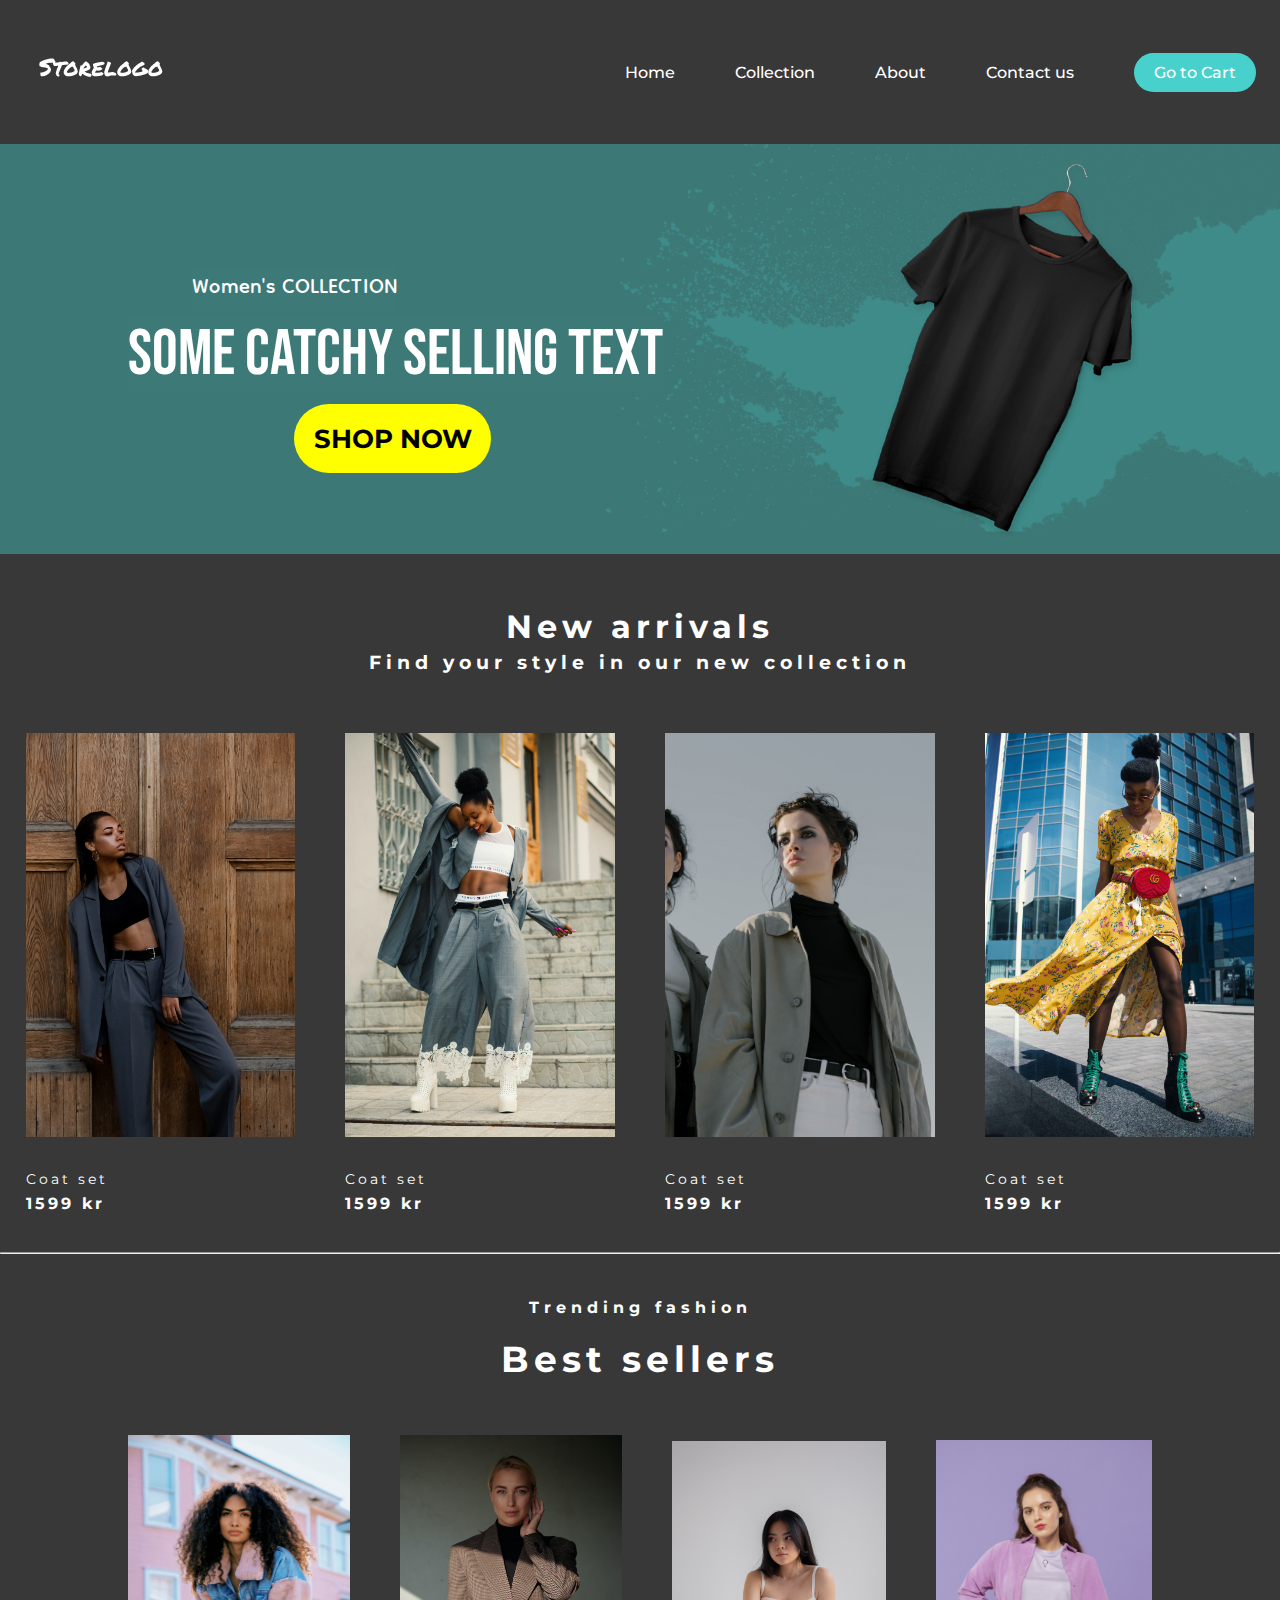
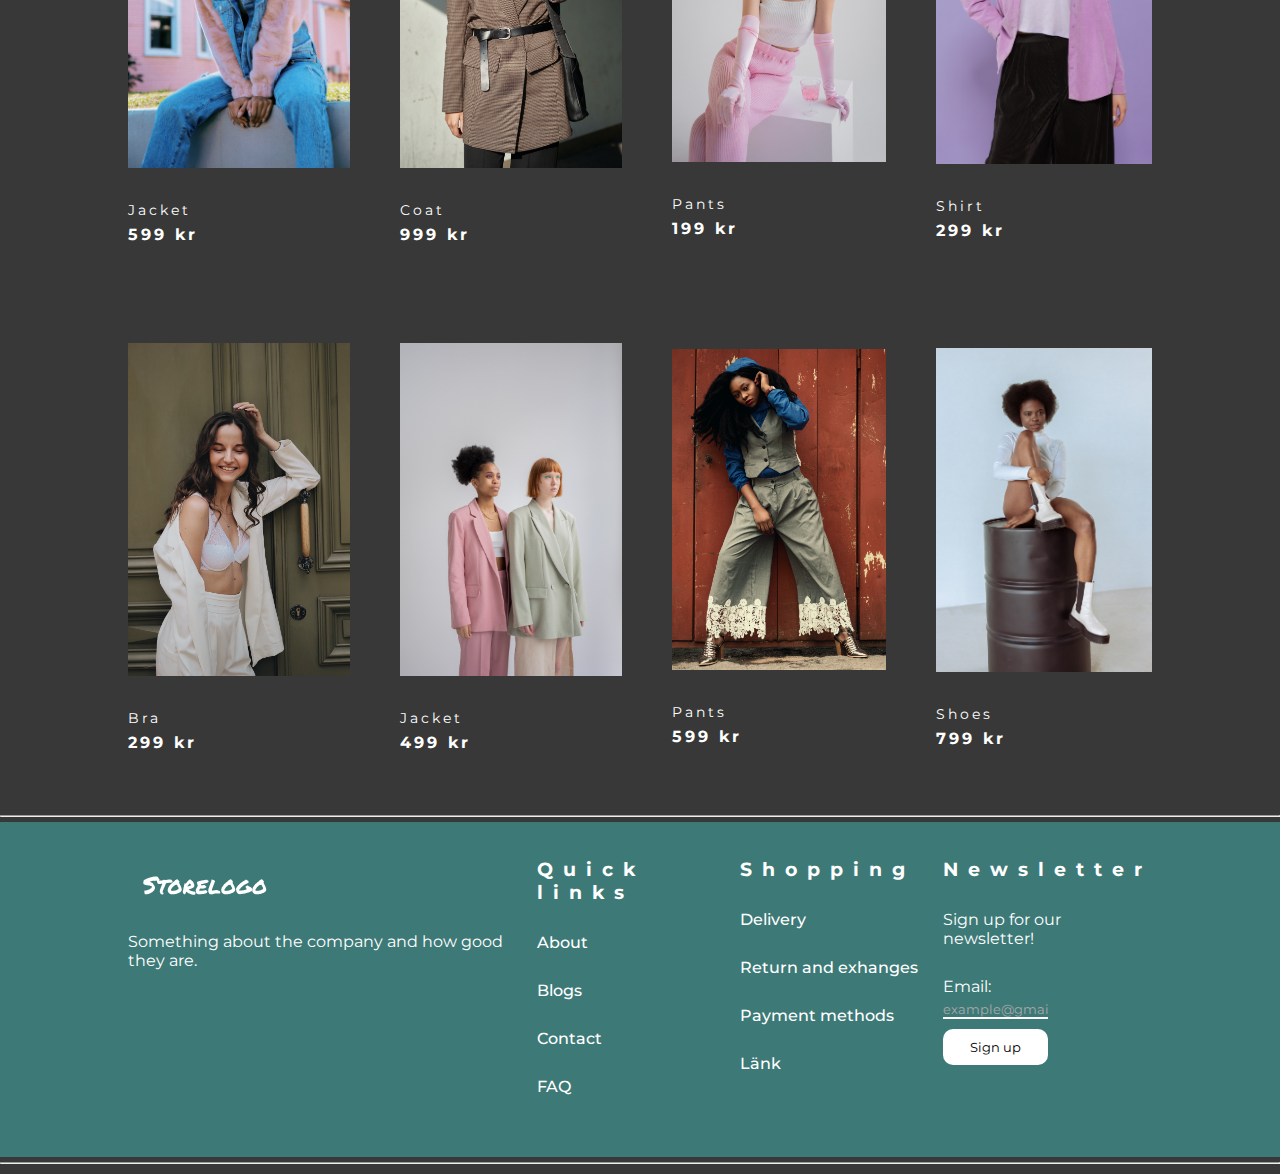
<file: index.html>
<!DOCTYPE html>
<html lang="en">
<head>
  <meta charset="UTF-8">
  <meta http-equiv="X-UA-Compatible" content="IE=edge">
  <meta name="viewport" content="width=device-width, initial-scale=1.0">
  <title>Evelyns webshop</title>
  <link rel="stylesheet" href="style.css">
</head>
<body>

  <!-- För tillgängligheten har jag använt mig av 1.1.1. (A) Vilket är att beskriva allt innehåll som inte är text med text. 
  Detta kan du se på alt-texterna till alla bilder. Jag har även använt mig av 1.4.5 (AA) där jag använder text
istället för bilder för att visa text. Detta kan du se i classen container där "Women's collection" och "Some catchy selling text" 
inte är en del av bilden vilket hade varit enklast. Utan det är text skriven i HTML.-->



 <!--Gjorde om hela navigationsbaren för att kunna göra den responsiv med en hamburgermeny >900px. Herregud vad trial and error jag haft på detta!! Försökt och gjort om en miljon gånger känns det som. Men nu ska det funka! Kollade tutorials på youtube.-->
 <header>
    <nav class="navbar">
        <a href="index.html" class="nav-branding"><img src="img/storelogo.png" alt="Storelogo"></a>
        <ul class="nav-menu">
            <li class="nav-item">
                <a href="index.html" class="nav-link">Home</a>
            </li>
            <li class="nav-item">
                <a href="#" class="nav-link">Collection</a>
            </li>
            <li class="nav-item">
                <a href="#" class="nav-link">About</a>
            </li>
            <li class="nav-item">
                <a href="contact.html" class="nav-link">Contact us</a>
            </li>
            <li class="nav-item">
                <a href="#" class="nav-link" id="cartlink">Go to Cart</a>
            </li>
        </ul>
<div class="hamburger">
<span class="bar"></span>
<span class="bar"></span>
<span class="bar"></span>
</div>
    </nav>
</header>
  <!--Här tar navigationsbar slut-->

  <!--Sedan senast har jag gjort om så att denna del här under är responsiv med hjälp av css. Har använt mig av % istället för px för att bestämma position. -->
<section>
  <div class="container">
  <img class="img1" src="img/bakgrund.png" alt="Green background with a black t-shirt" style="width:100%;">
  <div class="bottom-right2"><p class="pstyle2">Women's COLLECTION </p></div>
  <div class="bottom-right"><p class="pstyle">Some catchy selling text</p></div>
<button class="bottom-rightbutton" id="pstyle3">SHOP NOW</button>
</div></section>
<!--Slut på stora bilden och texten.-->
<br>
<!-- Rubrik för olika klädesplagg. Använt mig av classes för att styla texten snyggt. -->
<div class="centertextwhite"><h1>New arrivals</h1> <h3>Find your style in our new collection</h3> </div>
<!-- Slut på rubrik-->

<!--Gjorde om dessa bilder så att de ej längre hade hovereffekt. Lättare när man går ner till mobileview att se priserna under. Samt att dessa bilder nu matchar
bättre med de under. Klasserna heter Mobile eftersom jag först endast tänkte ha utan hovereffekt i mobile, men ändrade mig eftersom det passade bättre in på sidan när det matchade med
bilderna under. Även lagt in beskrivande alt-texter-->
<br>
<section>
    <div class="mobilecontainer">
<div class="mobilechild">
      <figure><a href="#"><img src="img/model1.jpg" alt="Model woman with grey coat and trousers on. Standing casually in full view." class="mobilechild"></a>
        <figurecaption class="centertextwhite3">
          <p>Coat set</p><h3>1599 kr</h3>
        </figurecaption>
      </figure></div>
      <div class="mobilechild">
        <figure><a href="#"><img src="img/model2.jpg" alt="Model woman with grey coat and grey trousers with white details at the bottom. Wearing high plateu heels. Raising one arm, looking happy in full view." class="mobilechild"></a>
          <figurecaption class="centertextwhite3">
            <p>Coat set</p><h3>1599 kr</h3>
          </figurecaption>
        </figure></div>
        <div class="mobilechild">
          <figure><a href="#"><img src="img/model3.jpg" alt="Model woman with grey coat. Looking in the distance. Half view from hips and up." class="mobilechild"></a>
            <figurecaption class="centertextwhite3">
              <p>Coat set</p><h3>1599 kr</h3>
            </figurecaption>
          </figure></div>
          <div class="mobilechild">
            <figure><a href="#"><img src="img/model4.jpg" alt="Full view of model woman wearing a bright yellow flowy dress with flowers on it." class="mobilechild"></a>
              <figurecaption class="centertextwhite3">
                <p>Coat set</p><h3>1599 kr</h3>
              </figurecaption>
            </figure></div>

  
  </div>
</section>
<hr/>

<!--Här använde jag mig av grid med parent och children och figure/figurecaption. Samt img och a-element. Och class samt hover för att styla texten under.-->

<br><section>
  <div><h6 class="centertextwhite">Trending fashion</h6><h1 class="centertextwhite2">Best sellers</h1></div>
    <br>

<div class="grid-conbs">
  <div class="conbsimage">
  <figure><a href="#"><img src="img/bestseller1.jpg" alt="Woman sitting outside with jeans trousers and jeans jacket. The jacket has fluffy pink arms and neck." class="conbsimage"></a>
    <figurecaption class="centertextwhite3">
      <p>Jacket<h3>599 kr</h3>
    </figurecaption>
  </figure>
</div>
<div class="conbsimage">
<figure><a href="#"><img src="img/bestseller2.jpg" alt="Model woman with view from thighs and up. Standing half in shadows. Wearing brown coat with a black belt in the waist." class="conbsimage"></a>
  <figurecaption class="centertextwhite3">
    <p>Coat<h3>999 kr</h3>
  </figurecaption>
</figure>
</div>
<div class="conbsimage">
<figure><a href="#"><img src="img/bestseller7.jpg" alt="Woman sitting on a small pillar. Wearing pink elbow length gloves, a white cropped spaghetti top and cosy long pink pants." class="conbsimage"></a>
  <figurecaption class="centertextwhite3">
    <p>Pants<h3>199 kr</h3>
  </figurecaption>
</figure>
</div>
<div class="conbsimage">
<figure><a href="#"><img src="img/bestseller4.jpg" alt="Woman standing facing camera. View from knees and up. wearing an open pink shirt with a purple top underneath. Black flowy pants." class="conbsimage"></a>
  <figurecaption class="centertextwhite3">
    <p>Shirt<h3>299 kr</h3>
  </figurecaption>
</figure>
</div>
<div class="conbsimage">
<figure><a href="#"><img src="img/bestseller5.jpg" alt="woman standing leaning with one arm against a door handle. View from hips and up. Wearing a white open shirt with a white lace brah underneath." class="conbsimage"></a>
  <figurecaption class="centertextwhite3">
    <p>Bra<h3>299 kr</h3>
  </figurecaption>
</figure>
</div>
<div class="conbsimage">
<figure><a href="#"><img src="img/bestseller6.jpg" alt="Two women standing looking to the right. View from knees and up. Both wearing coats. One of them a pink one, and the other a green one." class="conbsimage"></a>
  <figurecaption class="centertextwhite3">
    <p>Jacket<h3>499 kr</h3>
  </figurecaption>
</figure>
</div>
<div class="conbsimage">
<figure><a href="#"><img src="img/bestseller3.jpg" alt="Woman in full view leaning against a red wall. Wearing a grey waistcoat with a blue jacket underneath. Grey trousers with white details on the bottom." class="conbsimage"></a>
  <figurecaption class="centertextwhite3">
    <p>Pants<h3>599 kr</h3>
  </figurecaption>
</figure>
</div>
<div class="conbsimage">
<figure><a href="#"><img src="img/bestseller8.jpg" alt="Woman in full view sitting on a barrel. Wearing white boots with black details, and a white sweater." class="conbsimage"></a>
  <figurecaption class="centertextwhite3">
    <p>Shoes<h3>799 kr</h3>
  </figurecaption>
</figure>
</div>

</div>
</section>
<br>

<!--Slut på bestsellerbilder-->


<!-- Här gjorde jag en footer med hjälp av flexbox. La även in ett form för nyhetsbrev. Har stylat om mycket med hjälp av classes men även id. Sedan sist har jag gjort denna del responsiv så att vissa delar försvinner om man förminskar skärmen, och att de lägger sig annorlunda.-->
<footer>
  <hr>
<div class="parent-footer">
  <div class="child-footer1"> <img src="img/storelogo.png" alt="Storelogo"><p>Something about the company and how good they are. </p></div>
  <div class="child-footer2"><h3 id="h3space">Quick links</h3> <nav><ul class="nav_links1">
    <br>
    <li><a href="#">About</a></li>
    <br>
    <li><a href="#">Blogs</a></li>
    <br>
    <li><a href="contact.html">Contact</a></li>
    <br>
    <li><a href="#">FAQ</a></li></ul></nav>
  </div>
  <div class="child-footer2"><h3 id="h3space">Shopping</h3> <nav><ul class="nav_links1">
    <br>
    <li><a href="#">Delivery</a></li>
    <br>
    <li><a href="#">Return and exhanges</a></li>
    <br>
    <li><a href="#">Payment methods</a></li>
    <br>
    <li><a href="#">Länk</a></li></ul></nav>
  </div>
 
  <div class="child-footer3"><h3 id="h3space">Newsletter</h3>
    <br>
    <p>Sign up for our newsletter! </p>
    <br>
    <form>
      <label for="email">Email:</label><br>
      <input type="text" id="email" name="email" value="example@gmail.com"><br>
      <input type="submit" value="Sign up" class="submit">
    </form>

    
  
</div>
</footer>
 <!-- Slut på footer-->

 <script src="script.js"></script>
<hr>
</body>
</html>
</file>
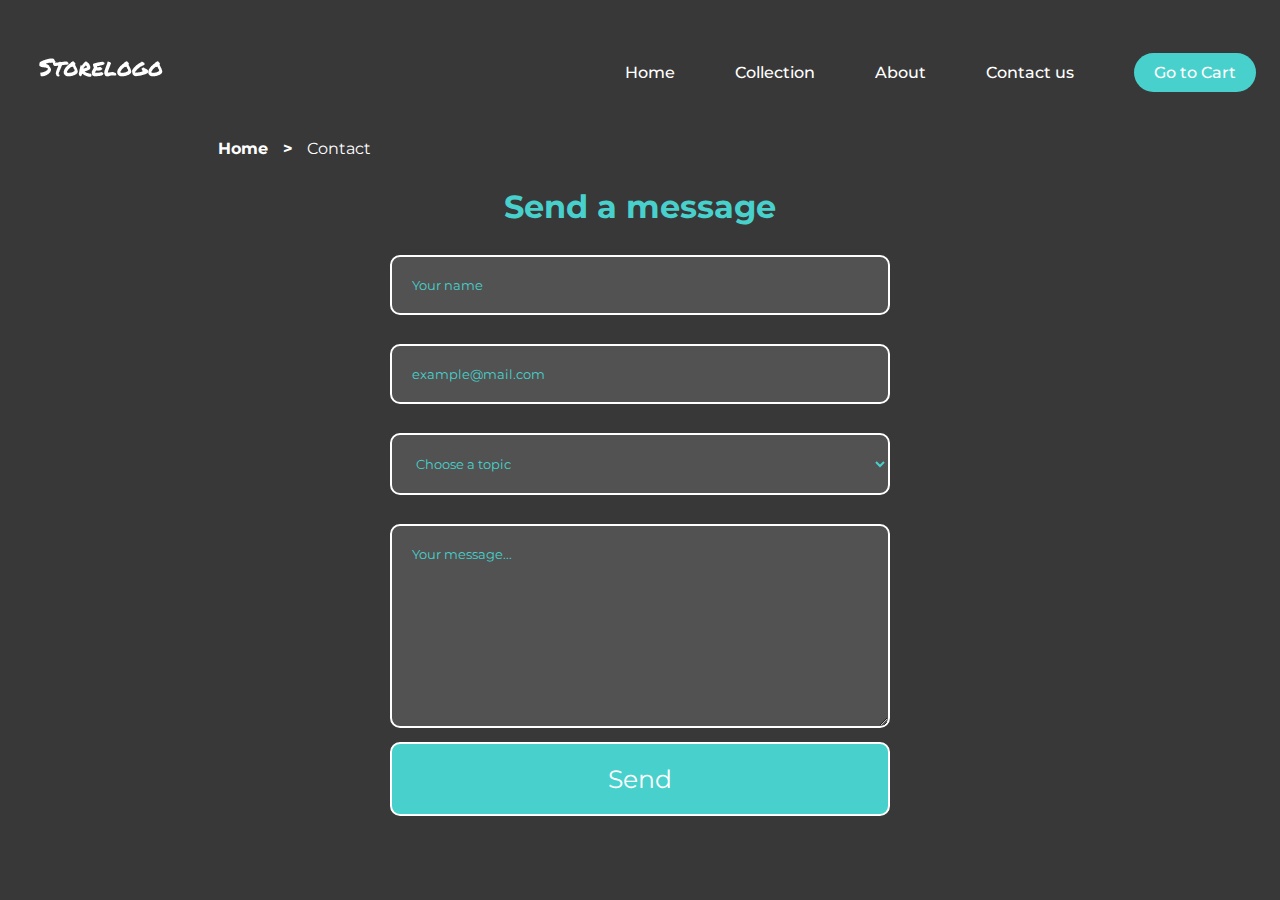
<file: contact.html>
<!DOCTYPE html>
<html lang="en">
<head>
  <meta charset="UTF-8">
  <meta http-equiv="X-UA-Compatible" content="IE=edge">
  <meta name="viewport" content="width=device-width, initial-scale=1.0">
  <title>Document</title>
  <link rel="stylesheet" href="contact.css">
</head>
<!-- Gjorde ett nytt CSS-dokument då jag redan hade gjort så mycket med forms på index.html på nyhetsbrevet. Ville inte förstöra det jag redan gjort. 
  Och stilen från nyhetsbrevet passade inte på denna sida.-->

  <!-- Kopierade in den nya nav-baren-->
  <header>
    <nav class="navbar">
        <a href="index.html" class="nav-branding"><img src="img/storelogo.png" alt="Storelogo"></a>
        <ul class="nav-menu">
            <li class="nav-item">
                <a href="index.html" class="nav-link">Home</a>
            </li>
            <li class="nav-item">
                <a href="#" class="nav-link">Collection</a>
            </li>
            <li class="nav-item">
                <a href="#" class="nav-link">About</a>
            </li>
            <li class="nav-item">
                <a href="#" class="nav-link">Contact us</a>
            </li>
            <li class="nav-item">
                <a href="#" class="nav-link" id="cartlink">Go to Cart</a>
            </li>
        </ul>
<div class="hamburger">
<span class="bar"></span>
<span class="bar"></span>
<span class="bar"></span>
</div>
    </nav>
</header>
<!--Slut på navbar-->

<!--Breadcrumbs så att man ser vart man är på sidan, och lätt kan klicka sig tillbaka till förstasidan-->
<div><p class="homecontact"><a href="index.html"> <strong>Home ></strong> </a> Contact</p></div>
<!--Slut på breadcrumbs-->

<!-- Formulär för att kontakta websidan. Har använt mig av textformulär, dropdownlista och submitknapp. Sedan senast har jag gjort så att den förminskar sig responsivt vid mindre skärmar.-->
  <center><div>
  <br>
    <form onsubmit="myFunction()">
      <h1>Send a message </h1>
      <br>
        <input type="text" id="namn" name="namn" value="Your name"><br><br>
        
    <input type="text" id="email" name="email" value="example@mail.com"><br><br>
    <select name="topic" id="topic" value="Choose a topic">
        <option value="topic">Choose a topic</option>
        <option value="pear">Returns</option>
        <option value="orange">Delivery</option>
        <option value="kiwi">Other</option>
    </select><br><br>

<textarea name="meddelande" id="meddelande" cols="65" rows="10">Your message...</textarea><br>

    <input type="submit" value="Send" class="submit">
    </form>
</div></center>
<!--Slut på formulär-->



<script src="script.js"></script>
<body>
</file>
<file: style.css>
@import url('https://fonts.googleapis.com/css2?family=Montserrat:wght@500&display=swap');
@import url('https://fonts.googleapis.com/css2?family=Bebas+Neue&display=swap');
@import url('https://fonts.googleapis.com/css2?family=Dongle:wght@300&display=swap');
@import url('https://fonts.googleapis.com/css2?family=Montserrat:wght@100&display=swap');
@import url('https://fonts.googleapis.com/css2?family=Quicksand&display=swap');
*{
    box-sizing: border-box;
    margin: 5px 0px;
    padding: 0;
    background-color: rgb(56, 56, 56);
    font-family: "montserrat", sans-serif;
}

header{
    background-color: rgb(56, 56, 56);
    position: sticky;
    top: 0;
    width: 100%;
    z-index: 2;
}


li{
    list-style: none;
    font-family: "montserrat", sans-serif;
    font-weight: 500;
    font-size: 16px;
    color: white;
    text-decoration: none;
    background-color: transparent;
}

a{
    color: white;
    text-decoration: none;
    font-family: "montserrat", sans-serif;
    font-weight: 500;
    font-size: 16px;
    color: white;
}

.navbar{
    min-height: 70px;
    display: flex;
    justify-content: space-between;
    align-items: center;
    padding: 20px 24px;
}

.nav-menu{
    display: flex;
    justify-content: space-between;
    align-items: center;
    gap: 60px;
    background-color: transparent;
}


.nav-link{
    transition: 0.7s ease;
    background-color: transparent;
    
}

.nav-link:hover{
    color:rgb(54, 161, 158);
}

#cartlink{
    background-color: mediumturquoise;
    padding: 10px 20px;
    border-radius: 20px;
}

#cartlink:hover{
    background-color: rgb(54, 161, 158);
    color: white;
}

.hamburger{
    display: none;
    cursor: pointer;
    background-color: transparent;
}

.bar{
    display: block;
    width: 25px;
    height: 3px;
    margin: 5px auto;
-webkit-transition: all 0.3s ease-in-out;
transition: all 0.3s ease-in-out;
background-color: white;
}



.nav-branding{
    cursor: pointer;
    background-color: transparent;
}



.container {
    position: relative;
    text-align: center;
    color: white;
    z-index: 1;
}



  .bottom-right {
    position: absolute;
    bottom: 40%;
    left: 10%;
    padding: 0;
    margin:0;
  }

  .bottom-right2 {
    position: absolute;
    top: 30%;
    left: 15%;
    padding: 0;
    margin:0;
  }

  .bottom-rightbutton {
    position: absolute;
    bottom: 20%;
    left: 23%;
  }

  

  .pstyle{
      margin: 0px;
      padding: 0px;
      background-color: #3d7a77;
      font-size: clamp(20px, 5vw, 200px);
      font-family: 'Bebas Neue', cursive;
  }

  .pstyle2{
    margin: 0px;
    padding: 0px;
    background-color:#3d7a77;
    font-size: clamp(10px, 2.5vw, 100px);
    font-family: 'Dongle', sans-serif;
  }

  #pstyle3{
      font-size: clamp(10px, 2vw, 100px);
      background-color: rgb(255, 255, 0);
      color: black;
      font-weight: bold;
      padding: 1.5%;
      transition: all 0.1s ease 0s;
      border-radius: 50px;
      border: none;
      
  }

  #pstyle3:hover{
      background-color: rgb(196, 206, 56);
      cursor: pointer;
  }

.centertextwhite{
    margin: 20px;
    text-align: center;
    color: white;
    font-size: 16px;
    font-family: 'Montserrat', sans-serif;
    letter-spacing: 5px;
}

.centertextwhite:hover{
    color: mediumturquoise;
    cursor: pointer;
    
}

.centertextwhite2{
margin: 20px;
text-align: center;
font-size: 36px;
color: white;
font-family: 'Montserrat', sans-serif;
letter-spacing: 5px;
}

.centertextwhite2:hover{
    color: mediumturquoise;
    cursor: pointer;
    
}

.centertextwhite3{
    margin: 20px;
    text-align: left;
    font-size: 14px;
    color: white;
    font-family: 'Montserrat', sans-serif;
    letter-spacing: 3px;
    }

    .centertextwhite3:hover{
        color: mediumturquoise;
        cursor:pointer
    }
   

 
.grid-conbs{
    display: grid;
    margin: 0px 10%;
    grid-template-columns: auto auto auto auto;
    grid-template-rows: auto auto;
    grid-gap: 50px;
    align-items: center;
}

.conbsimage{
    width: 100%;
    height: auto;
}


.parent-footer{
    display: flex;
    height: 10%;
    background-color: #3d7a77;
    justify-content: space-between;
    margin:0px 0%;
    padding: 2% 10% 4% 10%;
    
}

.child-footer1{
    flex: 2;
    padding-right: 2px;
    color: white;
   background-color: transparent;
   
    
}

.child-footer2{
    flex: 1;
    color: white;
    background-color: transparent;
   
   
}

.child-footer3{
    flex: 1;
    color: white;
    background-color: transparent;
   
    
}

.nav_links1{
    list-style: none;
    background-color: transparent;
    
}

.nav_links1 li {
    display: list-item;
    padding: 0px 0px;
    background-color: transparent;
}

.nav_links1 li a {
    transition: all 0.3s ease 0s;
    background-color: transparent;
}

.nav_links1 li a:hover {
    color: mediumturquoise;
}

p{
    background-color: transparent;
}

#h3space{
    background-color: transparent;
    letter-spacing: 10px;
}

img{
    background-color: transparent;
}

nav{
    background-color: transparent;
}

input{
    width: 50%;
    background-color: #3d7a77;
}

input[type=text] {
    border: none;
    border-bottom: 2px solid white;
    background-color: #3d7a77;
    color: rgb(167, 167, 167);
  }

  input[type=submit] {
      color: black;
      background-color: white;
      padding: 10px;
      border-radius: 10px;
      border: none;
      
  }

  input[type=submit]:hover{
      background-color: mediumturquoise;
      cursor: pointer;
  }
  
  label{
    background-color: transparent;
}

  form{
      background-color: #3d7a77;
  }

  .mobilecontainer{
        display: grid;
        margin: 0% 2%;
        grid-template-columns: auto auto auto auto;
        grid-gap: 50px;
        align-items: center;
    
    }

    .mobilechild{
        width: 100%;
          height: auto;
          align-self: stretch;
    }


@media(max-width:900px){
    .parent-footer{
        padding: 2% 8% 4% 4%; 
    }

    .child-footer1{
        display: none; 
    }

#h3space{
    letter-spacing: 4px;
}

    .grid-conbs{
        grid-template-columns: auto auto;
        
    }

    .mobilecontainer{
        grid-template-columns: auto auto;

    }
    .hamburger{
        display: block;
    }

    .hamburger.active .bar:nth-child(2){
        opacity: 0;
    }
    
    .hamburger.active .bar:nth-child(1){
        transform: translateY(8px) rotate(45deg);
    }

    .hamburger.active .bar:nth-child(3){
        transform: translateY(-8px) rotate(-45deg);
    }

    .nav-menu{
        position: fixed;
        left: -100%;
        top:70px;
        gap:0;
        flex-direction: column;
        background-color: rgb(56, 56, 56);
        width: 100%;
        text-align: center;
        transition: 0.3s;

    }

    .nav-item{
        margin: 16px 0;
        padding: 15px 100px;
    }

    .nav-item:hover{
        background-color: rgb(114, 114, 114);
        transition: 0.5s ease-in-out;
    }
    
    .nav-menu.active{
        left: 0;
    }


}



@media(max-width:600px){
    .parent-footer{
        display: flex;
        flex-direction: column;
        width: 100%;
        height: 10%;
        background-color: #3d7a77;
        text-align: center;
        margin:0px 0%;
      padding: 0%;
        
    }

    .child-footer3{
        display: none;
    }

 
    
}
</file>
<file: contact.css>
@import url('https://fonts.googleapis.com/css2?family=Montserrat:wght@500&display=swap');
@import url('https://fonts.googleapis.com/css2?family=Bebas+Neue&display=swap');
@import url('https://fonts.googleapis.com/css2?family=Dongle:wght@300&display=swap');
@import url('https://fonts.googleapis.com/css2?family=Montserrat:wght@100&display=swap');
@import url('https://fonts.googleapis.com/css2?family=Quicksand&display=swap');
*{
    box-sizing: border-box;
    margin: 5px 0px;
    padding: 0;
    font-family: "montserrat", sans-serif;
    background-color: rgb(56, 56, 56);
}

header{
    background-color: rgb(56, 56, 56);
    position: sticky;
    top: 0;
    width: 100%;
    z-index: 2;
}


li{
    list-style: none;
    font-family: "montserrat", sans-serif;
    font-weight: 500;
    font-size: 16px;
    color: white;
    text-decoration: none;
    background-color: transparent;
}

a{
    color: white;
    text-decoration: none;
    font-family: "montserrat", sans-serif;
    font-weight: 500;
    font-size: 16px;
    color: white;
}

.navbar{
    min-height: 70px;
    display: flex;
    justify-content: space-between;
    align-items: center;
    padding: 20px 24px;
}

.nav-menu{
    display: flex;
    justify-content: space-between;
    align-items: center;
    gap: 60px;
    background-color: transparent;
}


.nav-link{
    transition: 0.7s ease;
    background-color: transparent;
    
}

.nav-link:hover{
    color:rgb(54, 161, 158);
}

#cartlink{
    background-color: mediumturquoise;
    padding: 10px 20px;
    border-radius: 20px;
}

#cartlink:hover{
    background-color: rgb(54, 161, 158);
    color: white;
}

.hamburger{
    display: none;
    cursor: pointer;
    background-color: transparent;
}

.bar{
    display: block;
    width: 25px;
    height: 3px;
    margin: 5px auto;
-webkit-transition: all 0.3s ease-in-out;
transition: all 0.3s ease-in-out;
background-color: white;
}



.nav-branding{
    cursor: pointer;
    background-color: transparent;
}


button {
    padding: 9px 25px;
    background-color: mediumturquoise;
    border: none;
    border-radius: 50px;
    cursor: pointer;
    transition: all 0.3s ease 0s;
}

button:hover{
    background-color: rgb(54, 161, 158);
}

.labelclass{
    width: 50px;
    color: pink;
}

h1{
    color: mediumturquoise;
}

#namn{
    width: 500px;
    padding: 20px;
    border: solid 2px white;
    border-radius: 10px;
    color: mediumturquoise;
    background-color: rgb(82, 82, 82);
}

#email{
    width: 500px;
    padding: 20px;
    border: solid 2px white;
    border-radius: 10px;
    color: mediumturquoise;
    background-color: rgb(82, 82, 82);
}

#meddelande{
    width: 500px;
    padding: 20px;
    border: solid 2px white;
    border-radius: 10px;
    color: mediumturquoise;
    background-color: rgb(82, 82, 82);
}

#topic{
    width: 500px;
    padding: 20px;
    border: solid 2px white;
    border-radius: 10px;
    color: mediumturquoise;
    background-color: rgb(82, 82, 82);
}

.submit{
    width: 500px;
    padding: 20px;
    border: solid 2px white;
    border-radius: 10px;
    background-color: mediumturquoise;
    color: white;
    font-size: 25px;
    cursor: pointer;
}

.submit:hover{
    background-color: rgb(40, 136, 126);
}

.homecontact{
    color: white;
    padding: 0% 17%;
    font-size: 16px;
    word-spacing: 10px;
}




@media(max-width:600px){
    .submit{
        width: 70%;
    }

    #namn{
        width: 70%;
    }

    #email{
        width: 70%;
    }

    #meddelande{
        width: 70%
    }

    #topic{
        width: 70%;
    }
}

@media(max-width:900px){

.hamburger{
    display: block;
}

.hamburger.active .bar:nth-child(2){
    opacity: 0;
}

.hamburger.active .bar:nth-child(1){
    transform: translateY(8px) rotate(45deg);
}

.hamburger.active .bar:nth-child(3){
    transform: translateY(-8px) rotate(-45deg);
}

.nav-menu{
    position: fixed;
    left: -100%;
    top:70px;
    gap:0;
    flex-direction: column;
    background-color: rgb(56, 56, 56);
    width: 100%;
    text-align: center;
    transition: 0.3s;

}

.nav-item{
    margin: 16px 0;
    padding: 15px 100px;
}

.nav-item:hover{
    background-color: rgb(114, 114, 114);
    transition: 0.5s ease-in-out;
}

.nav-menu.active{
    left: 0;
}


}
</file>
